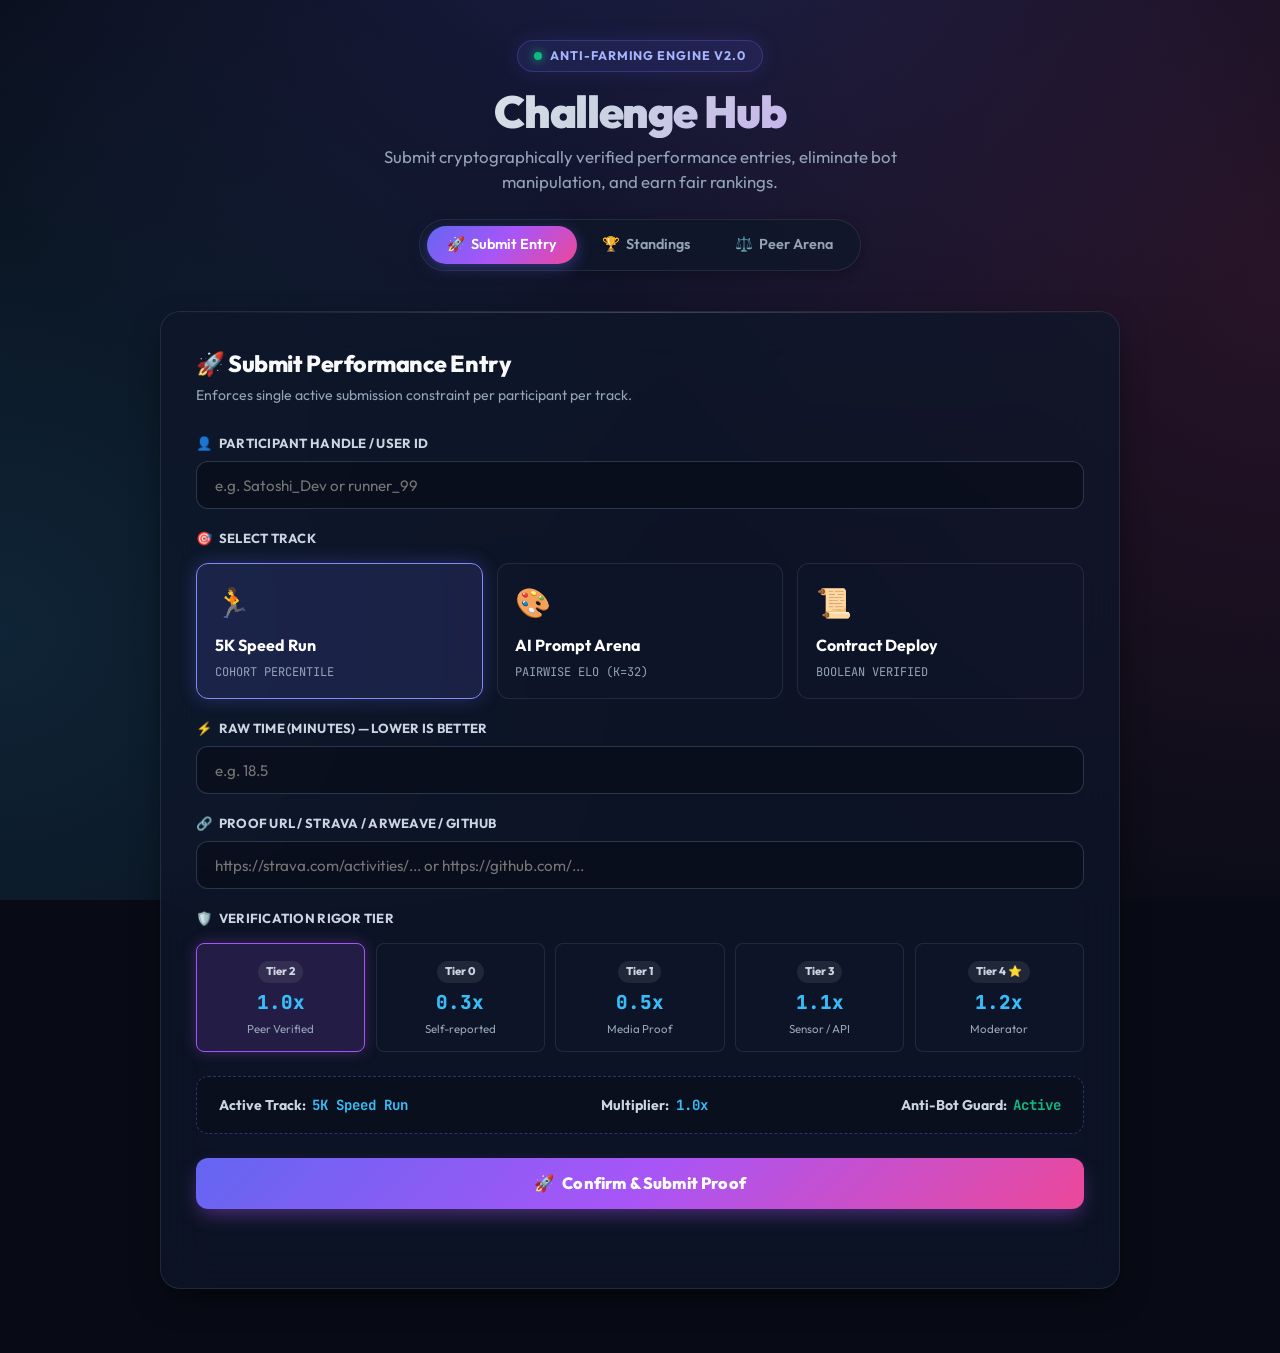
<file: frontend/index.html>
<!DOCTYPE html>
<html lang="en">
<head>
  <meta charset="UTF-8" />
  <meta name="viewport" content="width=device-width, initial-scale=1.0" />
  <title>Submit Entry - Community Challenge Hub</title>
  <link rel="stylesheet" href="style.css" />
  <style>
    .track-grid {
      display: grid;
      grid-template-columns: repeat(auto-fit, minmax(180px, 1fr));
      gap: 0.85rem;
      margin-top: 0.4rem;
    }

    .track-card {
      background: rgba(15, 23, 42, 0.6);
      border: 1.5px solid var(--surface-border);
      border-radius: var(--radius-md);
      padding: 1.1rem;
      cursor: pointer;
      transition: all 0.25s ease;
      display: flex;
      flex-direction: column;
      gap: 0.35rem;
      text-align: left;
    }

    .track-card:hover {
      border-color: rgba(99, 102, 241, 0.5);
      background: rgba(30, 41, 59, 0.7);
      transform: translateY(-2px);
    }

    .track-card.active {
      border-color: #818cf8;
      background: rgba(99, 102, 241, 0.15);
      box-shadow: 0 0 18px rgba(99, 102, 241, 0.3);
    }

    .track-icon {
      font-size: 1.8rem;
      margin-bottom: 0.2rem;
    }

    .track-name {
      font-weight: 700;
      font-size: 1rem;
      color: #fff;
    }

    .track-type {
      font-size: 0.75rem;
      color: var(--text-muted);
      font-family: var(--font-mono);
      text-transform: uppercase;
    }

    .tier-grid {
      display: grid;
      grid-template-columns: repeat(auto-fit, minmax(120px, 1fr));
      gap: 0.65rem;
      margin-top: 0.4rem;
    }

    .tier-card {
      background: rgba(15, 23, 42, 0.6);
      border: 1px solid var(--surface-border);
      border-radius: var(--radius-sm);
      padding: 0.85rem 0.5rem;
      cursor: pointer;
      text-align: center;
      transition: all 0.2s ease;
    }

    .tier-card:hover {
      border-color: rgba(255, 255, 255, 0.2);
      transform: translateY(-1px);
    }

    .tier-card.active {
      border-color: #a855f7;
      background: rgba(168, 85, 247, 0.15);
      box-shadow: 0 0 15px rgba(168, 85, 247, 0.3);
    }

    .tier-badge {
      font-size: 0.7rem;
      font-weight: 800;
      padding: 0.15rem 0.5rem;
      border-radius: 9999px;
      display: inline-block;
      margin-bottom: 0.35rem;
      background: rgba(255, 255, 255, 0.08);
      color: #cbd5e1;
    }

    .tier-mult {
      font-weight: 800;
      font-size: 1.2rem;
      color: #38bdf8;
      font-family: var(--font-mono);
    }

    .tier-desc {
      font-size: 0.72rem;
      color: var(--text-muted);
      margin-top: 0.2rem;
    }

    .preview-banner {
      margin-top: 1.5rem;
      padding: 1.1rem 1.35rem;
      background: rgba(10, 15, 29, 0.75);
      border: 1px dashed rgba(99, 102, 241, 0.4);
      border-radius: var(--radius-md);
      display: flex;
      justify-content: space-between;
      align-items: center;
      font-size: 0.88rem;
      flex-wrap: wrap;
      gap: 0.75rem;
    }

    .preview-pill {
      display: inline-flex;
      align-items: center;
      gap: 0.4rem;
      font-weight: 700;
      color: #cbd5e1;
    }

    .preview-pill span {
      color: #38bdf8;
      font-family: var(--font-mono);
    }

    #submissionStatus {
      margin-top: 1.25rem;
      font-size: 0.95rem;
      font-weight: 700;
      text-align: center;
      min-height: 1.5rem;
      transition: all 0.3s ease;
    }
  </style>
</head>
<body>
  <div class="container animate-fade">
    <header>
      <div class="brand-badge">
        <span class="pulse-dot"></span>
        <span>Anti-Farming Engine v2.0</span>
      </div>
      <h1>Challenge Hub</h1>
      <p>Submit cryptographically verified performance entries, eliminate bot manipulation, and earn fair rankings.</p>
      
      <nav class="nav-bar">
        <a href="index.html" class="nav-link active">
          <span>🚀</span> Submit Entry
        </a>
        <a href="leaderboard.html" class="nav-link">
          <span>🏆</span> Standings
        </a>
        <a href="arena.html" class="nav-link">
          <span>⚖️</span> Peer Arena
        </a>
      </nav>
    </header>

    <main>
      <section class="card">
        <div class="card-header">
          <div>
            <h2 class="card-title">🚀 Submit Performance Entry</h2>
            <p style="color: var(--text-muted); font-size: 0.88rem; margin-top: 0.2rem;">
              Enforces single active submission constraint per participant per track.
            </p>
          </div>
        </div>

        <form id="submission-form">
          <div class="form-group">
            <label for="userId">
              <span>👤</span> Participant Handle / User ID
            </label>
            <input type="text" id="userId" placeholder="e.g. Satoshi_Dev or runner_99" required />
          </div>

          <div class="form-group">
            <label><span>🎯</span> Select Track</label>
            <div class="track-grid">
              <div class="track-card active" data-value="5k-run" data-type="metric">
                <div class="track-icon">🏃</div>
                <div class="track-name">5K Speed Run</div>
                <div class="track-type">Cohort Percentile</div>
              </div>

              <div class="track-card" data-value="photo-contest" data-type="subjective">
                <div class="track-icon">🎨</div>
                <div class="track-name">AI Prompt Arena</div>
                <div class="track-type">Pairwise Elo (K=32)</div>
              </div>

              <div class="track-card" data-value="book-reading" data-type="boolean">
                <div class="track-icon">📜</div>
                <div class="track-name">Contract Deploy</div>
                <div class="track-type">Boolean Verified</div>
              </div>
            </div>
            <input type="hidden" id="challengeId" value="5k-run" />
          </div>

          <div id="dynamicMetricField" class="form-group">
            <label for="metricInput" id="metricLabel">
              <span>⚡</span> Raw Time (Minutes) — Lower is Better
            </label>
            <input type="number" id="metricInput" step="any" placeholder="e.g. 18.5" required />
          </div>

          <div class="form-group">
            <label for="evidenceUrl">
              <span>🔗</span> Proof URL / Strava / Arweave / GitHub
            </label>
            <input type="url" id="evidenceUrl" placeholder="https://strava.com/activities/... or https://github.com/..." required />
          </div>

          <div class="form-group">
            <label><span>🛡️</span> Verification Rigor Tier</label>
            <div class="tier-grid">
              <div class="tier-card active" data-tier="2">
                <div class="tier-badge">Tier 2</div>
                <div class="tier-mult">1.0x</div>
                <div class="tier-desc">Peer Verified</div>
              </div>
              <div class="tier-card" data-tier="0">
                <div class="tier-badge">Tier 0</div>
                <div class="tier-mult">0.3x</div>
                <div class="tier-desc">Self-reported</div>
              </div>
              <div class="tier-card" data-tier="1">
                <div class="tier-badge">Tier 1</div>
                <div class="tier-mult">0.5x</div>
                <div class="tier-desc">Media Proof</div>
              </div>
              <div class="tier-card" data-tier="3">
                <div class="tier-badge">Tier 3</div>
                <div class="tier-mult">1.1x</div>
                <div class="tier-desc">Sensor / API</div>
              </div>
              <div class="tier-card" data-tier="4">
                <div class="tier-badge">Tier 4 ⭐</div>
                <div class="tier-mult">1.2x</div>
                <div class="tier-desc">Moderator</div>
              </div>
            </div>
            <input type="hidden" id="verificationTier" value="2" />
          </div>

          <div class="preview-banner">
            <div class="preview-pill">Active Track: <span id="summaryTrack">5K Speed Run</span></div>
            <div class="preview-pill">Multiplier: <span id="summaryMult">1.0x</span></div>
            <div class="preview-pill">Anti-Bot Guard: <span style="color: #10b981;">Active</span></div>
          </div>

          <button type="submit" class="btn-primary" style="margin-top: 1.5rem;">
            <span>🚀</span> Confirm & Submit Proof
          </button>
        </form>

        <p id="submissionStatus"></p>
      </section>
    </main>
  </div>

  <script src="api.js"></script>
  <script>
    const challengeInput = document.getElementById("challengeId");
    const tierInput = document.getElementById("verificationTier");
    const metricField = document.getElementById("dynamicMetricField");
    const metricInput = document.getElementById("metricInput");
    const metricLabel = document.getElementById("metricLabel");
    const summaryTrack = document.getElementById("summaryTrack");
    const summaryMult = document.getElementById("summaryMult");

    document.querySelectorAll(".track-card").forEach(card => {
      card.addEventListener("click", () => {
        document.querySelectorAll(".track-card").forEach(c => c.classList.remove("active"));
        card.classList.add("active");

        const val = card.dataset.value;
        const type = card.dataset.type;
        challengeInput.value = val;
        summaryTrack.textContent = card.querySelector(".track-name").textContent;

        if (type === "metric") {
          metricField.style.display = "flex";
          metricInput.required = true;
          metricLabel.innerHTML = `<span>⚡</span> Raw Time (Minutes) — Lower is Better`;
        } else {
          metricField.style.display = "none";
          metricInput.required = false;
        }
      });
    });

    const multipliers = { "0": "0.3x", "1": "0.5x", "2": "1.0x", "3": "1.1x", "4": "1.2x" };
    document.querySelectorAll(".tier-card").forEach(card => {
      card.addEventListener("click", () => {
        document.querySelectorAll(".tier-card").forEach(c => c.classList.remove("active"));
        card.classList.add("active");

        const tier = card.dataset.tier;
        tierInput.value = tier;
        summaryMult.textContent = multipliers[tier] || "1.0x";
      });
    });

    document.getElementById("submission-form").addEventListener("submit", async (e) => {
      e.preventDefault();
      const statusEl = document.getElementById("submissionStatus");
      statusEl.style.color = "#a5b4fc";
      statusEl.innerHTML = "⏳ Computing cohort percentile & recording proof...";

      const payload = {
        userId: document.getElementById("userId").value.trim(),
        challengeId: challengeInput.value,
        rawMetric: metricField.style.display !== "none" && metricInput.value ? parseFloat(metricInput.value) : null,
        contentUrl: document.getElementById("evidenceUrl").value.trim(),
        verificationTier: parseInt(tierInput.value, 10)
      };

      try {
        await window.API.createSubmission(payload);
        statusEl.style.color = "#4ade80";
        statusEl.innerHTML = `✓ Entry for <strong>${payload.userId}</strong> recorded! <a href="leaderboard.html" style="color: #38bdf8; text-decoration: underline; margin-left: 0.5rem; font-weight: 700;">View in Standings →</a>`;
      } catch (err) {
        statusEl.style.color = "#f87171";
        statusEl.textContent = "Error saving entry: " + err.message;
      }
    });
  </script>
</body>
</html>
</file>
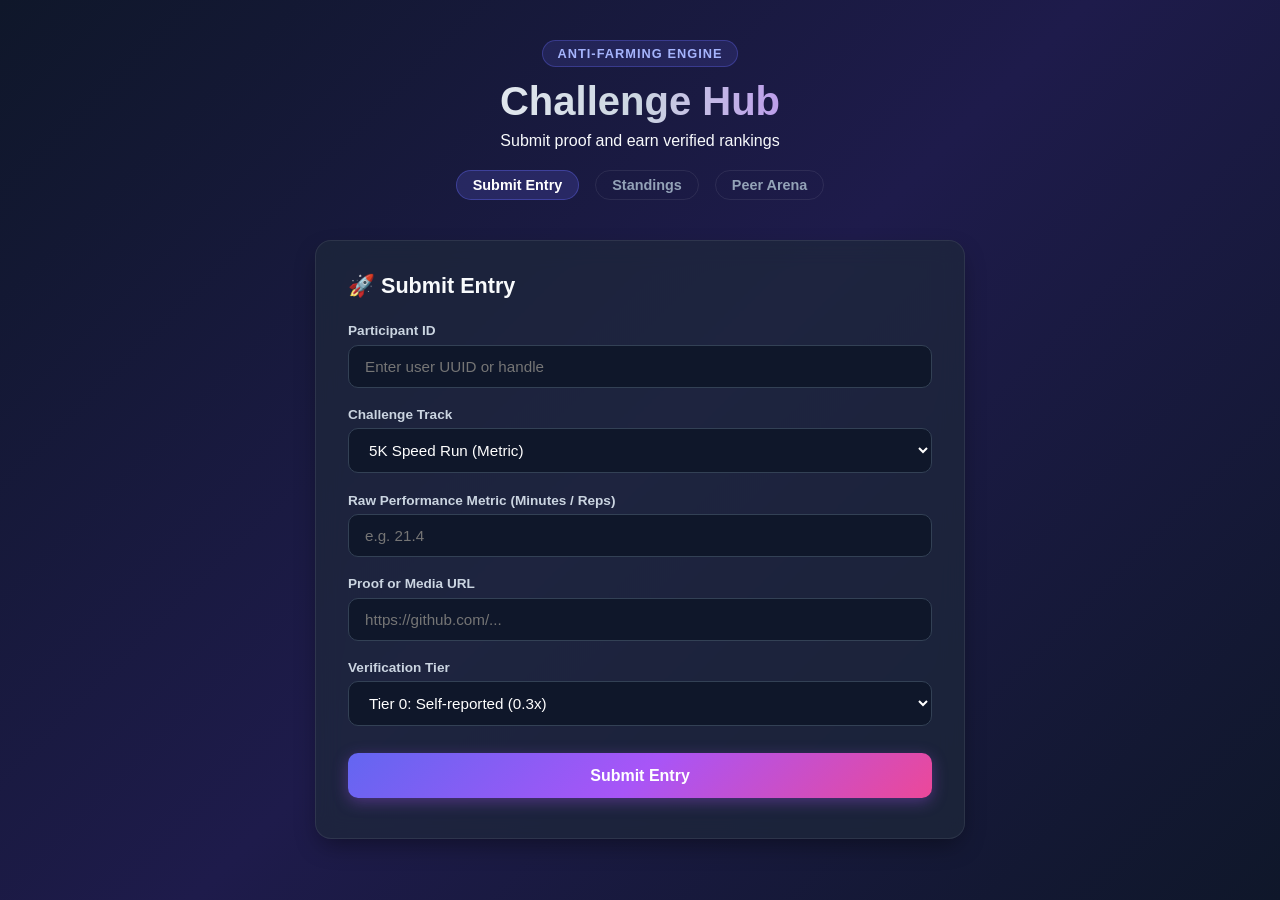
<file: C5/frontend/index.html>
<!DOCTYPE html>
<html lang="en">
<head>
  <meta charset="UTF-8" />
  <meta name="viewport" content="width=device-width, initial-scale=1.0" />
  <title>Submit Entry - Challenge Platform</title>
  <style>
    :root {
      --bg-gradient: linear-gradient(135deg, #0f172a 0%, #1e1b4b 50%, #0f172a 100%);
      --surface: rgba(30, 41, 59, 0.7);
      --surface-border: rgba(255, 255, 255, 0.08);
      --accent-gradient: linear-gradient(135deg, #6366f1 0%, #a855f7 50%, #ec4899 100%);
      --accent-hover: linear-gradient(135deg, #4f46e5 0%, #9333ea 50%, #db2777 100%);
      --text-main: #f8fafc;
      --text-muted: #94a3b8;
      --input-bg: #0f172a;
      --input-border: #334155;
      --radius: 16px;
    }

    *, *::before, *::after { box-sizing: border-box; margin: 0; padding: 0; }

    body {
      font-family: -apple-system, BlinkMacSystemFont, "Segoe UI", Roboto, sans-serif;
      background: var(--bg-gradient);
      min-height: 100vh;
      color: var(--text-main);
      padding: 2.5rem 1.5rem;
    }

    .container { max-width: 650px; margin: 0 auto; }

    header { text-align: center; margin-bottom: 2.5rem; }

    .hero-tag {
      display: inline-block;
      padding: 0.3rem 0.9rem;
      border-radius: 9999px;
      font-size: 0.8rem;
      font-weight: 700;
      letter-spacing: 0.08em;
      text-transform: uppercase;
      background: rgba(99, 102, 241, 0.15);
      border: 1px solid rgba(99, 102, 241, 0.35);
      color: #a5b4fc;
      margin-bottom: 0.75rem;
    }

    header h1 {
      font-size: 2.5rem;
      font-weight: 800;
      background: linear-gradient(to right, #ffffff, #cbd5e1, #a855f7);
      -webkit-background-clip: text;
      -webkit-text-fill-color: transparent;
      margin-bottom: 0.5rem;
    }

    /* Shared Navigation Bar */
    .nav-bar {
      display: flex;
      justify-content: center;
      gap: 1rem;
      margin-top: 1.25rem;
    }

    .nav-link {
      color: var(--text-muted);
      text-decoration: none;
      font-size: 0.9rem;
      font-weight: 600;
      padding: 0.4rem 1rem;
      border-radius: 9999px;
      border: 1px solid var(--surface-border);
      transition: all 0.2s ease;
    }

    .nav-link:hover, .nav-link.active {
      color: #fff;
      background: rgba(99, 102, 241, 0.2);
      border-color: rgba(99, 102, 241, 0.4);
    }

    .card {
      background: var(--surface);
      backdrop-filter: blur(12px);
      border: 1px solid var(--surface-border);
      border-radius: var(--radius);
      padding: 2rem;
      box-shadow: 0 10px 25px -5px rgba(0, 0, 0, 0.4);
    }

    .card h2 { font-size: 1.35rem; font-weight: 700; margin-bottom: 1.5rem; }

    form { display: flex; flex-direction: column; gap: 1.2rem; }
    .form-group { display: flex; flex-direction: column; gap: 0.4rem; }
    label { font-size: 0.85rem; font-weight: 600; color: #cbd5e1; }

    input, select {
      width: 100%;
      padding: 0.75rem 1rem;
      font-size: 0.95rem;
      color: #fff;
      background-color: var(--input-bg);
      border: 1px solid var(--input-border);
      border-radius: 10px;
      outline: none;
      transition: all 0.2s ease;
    }

    input:focus, select:focus {
      border-color: #818cf8;
      box-shadow: 0 0 0 3px rgba(129, 140, 248, 0.25);
    }

    button {
      width: 100%;
      padding: 0.85rem 1.5rem;
      font-size: 1rem;
      font-weight: 700;
      color: #ffffff;
      background: var(--accent-gradient);
      border: none;
      border-radius: 10px;
      cursor: pointer;
      margin-top: 0.5rem;
      box-shadow: 0 4px 15px rgba(168, 85, 247, 0.35);
      transition: all 0.2s ease;
    }

    button:hover {
      background: var(--accent-hover);
      transform: translateY(-1px);
    }

    #submissionStatus {
      font-size: 0.875rem;
      font-weight: 600;
      margin-top: 0.5rem;
      color: #4ade80;
    }
  </style>
</head>
<body>
  <div class="container">
    <header>
      <span class="hero-tag">Anti-Farming Engine</span>
      <h1>Challenge Hub</h1>
      <p>Submit proof and earn verified rankings</p>
      <nav class="nav-bar">
        <a href="index.html" class="nav-link active">Submit Entry</a>
        <a href="leaderboard.html" class="nav-link">Standings</a>
        <a href="arena.html" class="nav-link">Peer Arena</a>
      </nav>
    </header>

    <main>
      <section class="card">
        <h2>🚀 Submit Entry</h2>
        <form id="submission-form">
          <div class="form-group">
            <label for="userId">Participant ID</label>
            <input type="text" id="userId" placeholder="Enter user UUID or handle" required />
          </div>

          <div class="form-group">
            <label for="challengeSelect">Challenge Track</label>
            <select id="challengeSelect">
              <option value="5k-run" data-type="metric">5K Speed Run (Metric)</option>
              <option value="photo-contest" data-type="subjective">AI Prompt Arena (Pairwise Elo)</option>
              <option value="book-reading" data-type="boolean">Deploy Contract (Boolean Completion)</option>
            </select>
          </div>

          <div id="dynamicMetricField" class="form-group">
            <label for="metricInput">Raw Performance Metric (Minutes / Reps)</label>
            <input type="number" id="metricInput" step="any" placeholder="e.g. 21.4" />
          </div>

          <div class="form-group">
            <label for="evidenceUrl">Proof or Media URL</label>
            <input type="url" id="evidenceUrl" placeholder="https://github.com/..." required />
          </div>

          <div class="form-group">
            <label for="verificationTier">Verification Tier</label>
            <select id="verificationTier">
              <option value="0">Tier 0: Self-reported (0.3x)</option>
              <option value="1">Tier 1: Evidence Attached (0.5x)</option>
              <option value="2">Tier 2: Peer-verified (1.0x)</option>
              <option value="3">Tier 3: Sensor / API Verified (1.1x)</option>
              <option value="4">Tier 4: Moderator Verified (1.2x)</option>
            </select>
          </div>

          <button type="submit">Submit Entry</button>
        </form>
        <p id="submissionStatus"></p>
      </section>
    </main>
  </div>

  <script src="api.js"></script>
  <script>
    const challengeSelect = document.getElementById("challengeSelect");
    const dynamicMetricField = document.getElementById("dynamicMetricField");

    challengeSelect.addEventListener("change", (e) => {
      const selectedType = e.target.selectedOptions[0].dataset.type;
      dynamicMetricField.style.display = (selectedType === "metric") ? "flex" : "none";
    });

    document.getElementById("submission-form").addEventListener("submit", async (e) => {
      e.preventDefault();
      const statusEl = document.getElementById("submissionStatus");
      statusEl.style.color = "#a5b4fc";
      statusEl.textContent = "Processing entry...";

      const payload = {
        userId: document.getElementById("userId").value.trim(),
        challengeId: challengeSelect.value,
        rawMetric: document.getElementById("metricInput").value ? parseFloat(document.getElementById("metricInput").value) : null,
        contentUrl: document.getElementById("evidenceUrl").value.trim(),
        verificationTier: parseInt(document.getElementById("verificationTier").value, 10)
      };

      try {
        await window.API.createSubmission(payload);
        statusEl.style.color = "#4ade80";
        statusEl.textContent = "✓ Entry saved! Visit Standings to see your calibrated percentile ranking.";
      } catch (err) {
        statusEl.style.color = "#f87171";
        statusEl.textContent = "Error saving entry: " + err.message;
      }
    });
  </script>
</body>
</html>
</file>
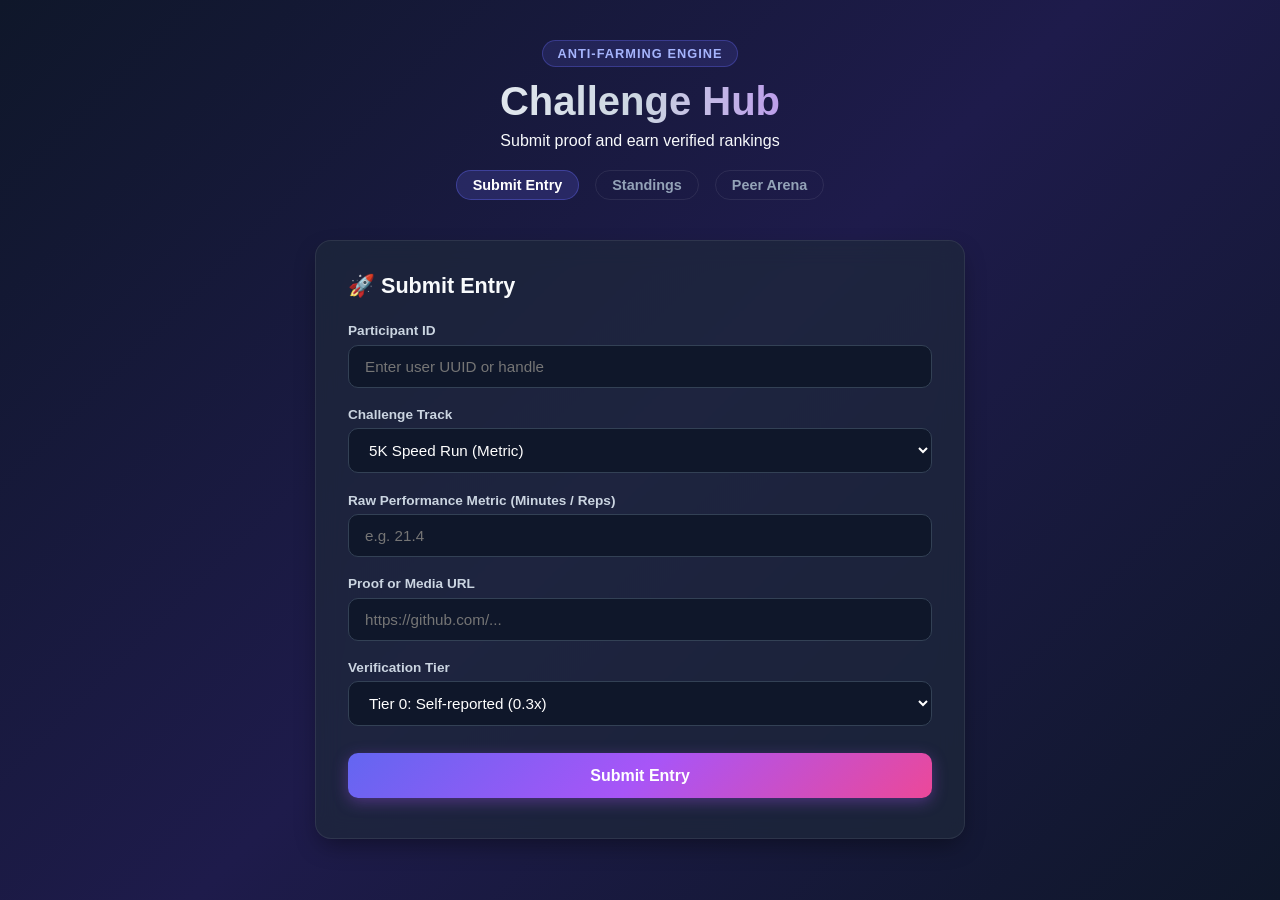
<file: C5/backend/target/classes/static/index.html>
<!DOCTYPE html>
<html lang="en">
<head>
  <meta charset="UTF-8" />
  <meta name="viewport" content="width=device-width, initial-scale=1.0" />
  <title>Submit Entry - Challenge Platform</title>
  <style>
    :root {
      --bg-gradient: linear-gradient(135deg, #0f172a 0%, #1e1b4b 50%, #0f172a 100%);
      --surface: rgba(30, 41, 59, 0.7);
      --surface-border: rgba(255, 255, 255, 0.08);
      --accent-gradient: linear-gradient(135deg, #6366f1 0%, #a855f7 50%, #ec4899 100%);
      --accent-hover: linear-gradient(135deg, #4f46e5 0%, #9333ea 50%, #db2777 100%);
      --text-main: #f8fafc;
      --text-muted: #94a3b8;
      --input-bg: #0f172a;
      --input-border: #334155;
      --radius: 16px;
    }

    *, *::before, *::after { box-sizing: border-box; margin: 0; padding: 0; }

    body {
      font-family: -apple-system, BlinkMacSystemFont, "Segoe UI", Roboto, sans-serif;
      background: var(--bg-gradient);
      min-height: 100vh;
      color: var(--text-main);
      padding: 2.5rem 1.5rem;
    }

    .container { max-width: 650px; margin: 0 auto; }

    header { text-align: center; margin-bottom: 2.5rem; }

    .hero-tag {
      display: inline-block;
      padding: 0.3rem 0.9rem;
      border-radius: 9999px;
      font-size: 0.8rem;
      font-weight: 700;
      letter-spacing: 0.08em;
      text-transform: uppercase;
      background: rgba(99, 102, 241, 0.15);
      border: 1px solid rgba(99, 102, 241, 0.35);
      color: #a5b4fc;
      margin-bottom: 0.75rem;
    }

    header h1 {
      font-size: 2.5rem;
      font-weight: 800;
      background: linear-gradient(to right, #ffffff, #cbd5e1, #a855f7);
      -webkit-background-clip: text;
      -webkit-text-fill-color: transparent;
      margin-bottom: 0.5rem;
    }

    /* Shared Navigation Bar */
    .nav-bar {
      display: flex;
      justify-content: center;
      gap: 1rem;
      margin-top: 1.25rem;
    }

    .nav-link {
      color: var(--text-muted);
      text-decoration: none;
      font-size: 0.9rem;
      font-weight: 600;
      padding: 0.4rem 1rem;
      border-radius: 9999px;
      border: 1px solid var(--surface-border);
      transition: all 0.2s ease;
    }

    .nav-link:hover, .nav-link.active {
      color: #fff;
      background: rgba(99, 102, 241, 0.2);
      border-color: rgba(99, 102, 241, 0.4);
    }

    .card {
      background: var(--surface);
      backdrop-filter: blur(12px);
      border: 1px solid var(--surface-border);
      border-radius: var(--radius);
      padding: 2rem;
      box-shadow: 0 10px 25px -5px rgba(0, 0, 0, 0.4);
    }

    .card h2 { font-size: 1.35rem; font-weight: 700; margin-bottom: 1.5rem; }

    form { display: flex; flex-direction: column; gap: 1.2rem; }
    .form-group { display: flex; flex-direction: column; gap: 0.4rem; }
    label { font-size: 0.85rem; font-weight: 600; color: #cbd5e1; }

    input, select {
      width: 100%;
      padding: 0.75rem 1rem;
      font-size: 0.95rem;
      color: #fff;
      background-color: var(--input-bg);
      border: 1px solid var(--input-border);
      border-radius: 10px;
      outline: none;
      transition: all 0.2s ease;
    }

    input:focus, select:focus {
      border-color: #818cf8;
      box-shadow: 0 0 0 3px rgba(129, 140, 248, 0.25);
    }

    button {
      width: 100%;
      padding: 0.85rem 1.5rem;
      font-size: 1rem;
      font-weight: 700;
      color: #ffffff;
      background: var(--accent-gradient);
      border: none;
      border-radius: 10px;
      cursor: pointer;
      margin-top: 0.5rem;
      box-shadow: 0 4px 15px rgba(168, 85, 247, 0.35);
      transition: all 0.2s ease;
    }

    button:hover {
      background: var(--accent-hover);
      transform: translateY(-1px);
    }

    #submissionStatus {
      font-size: 0.875rem;
      font-weight: 600;
      margin-top: 0.5rem;
      color: #4ade80;
    }
  </style>
</head>
<body>
  <div class="container">
    <header>
      <span class="hero-tag">Anti-Farming Engine</span>
      <h1>Challenge Hub</h1>
      <p>Submit proof and earn verified rankings</p>
      <nav class="nav-bar">
        <a href="index.html" class="nav-link active">Submit Entry</a>
        <a href="leaderboard.html" class="nav-link">Standings</a>
        <a href="arena.html" class="nav-link">Peer Arena</a>
      </nav>
    </header>

    <main>
      <section class="card">
        <h2>🚀 Submit Entry</h2>
        <form id="submission-form">
          <div class="form-group">
            <label for="userId">Participant ID</label>
            <input type="text" id="userId" placeholder="Enter user UUID or handle" required />
          </div>

          <div class="form-group">
            <label for="challengeSelect">Challenge Track</label>
            <select id="challengeSelect">
              <option value="5k-run" data-type="metric">5K Speed Run (Metric)</option>
              <option value="photo-contest" data-type="subjective">AI Prompt Arena (Pairwise Elo)</option>
              <option value="book-reading" data-type="boolean">Deploy Contract (Boolean Completion)</option>
            </select>
          </div>

          <div id="dynamicMetricField" class="form-group">
            <label for="metricInput">Raw Performance Metric (Minutes / Reps)</label>
            <input type="number" id="metricInput" step="any" placeholder="e.g. 21.4" />
          </div>

          <div class="form-group">
            <label for="evidenceUrl">Proof or Media URL</label>
            <input type="url" id="evidenceUrl" placeholder="https://github.com/..." required />
          </div>

          <div class="form-group">
            <label for="verificationTier">Verification Tier</label>
            <select id="verificationTier">
              <option value="0">Tier 0: Self-reported (0.3x)</option>
              <option value="1">Tier 1: Evidence Attached (0.5x)</option>
              <option value="2">Tier 2: Peer-verified (1.0x)</option>
              <option value="3">Tier 3: Sensor / API Verified (1.1x)</option>
              <option value="4">Tier 4: Moderator Verified (1.2x)</option>
            </select>
          </div>

          <button type="submit">Submit Entry</button>
        </form>
        <p id="submissionStatus"></p>
      </section>
    </main>
  </div>

  <script>
    const API_BASE = "http://localhost:8080/api";

    const challengeSelect = document.getElementById("challengeSelect");
    const dynamicMetricField = document.getElementById("dynamicMetricField");

    challengeSelect.addEventListener("change", (e) => {
      const selectedType = e.target.selectedOptions[0].dataset.type;
      dynamicMetricField.style.display = (selectedType === "metric") ? "flex" : "none";
    });

    document.getElementById("submission-form").addEventListener("submit", async (e) => {
      e.preventDefault();
      const payload = {
        userId: document.getElementById("userId").value,
        challengeId: challengeSelect.value,
        rawMetric: parseFloat(document.getElementById("metricInput").value) || null,
        contentUrl: document.getElementById("evidenceUrl").value,
        verificationTier: parseInt(document.getElementById("verificationTier").value, 10)
      };

      try {
        const res = await fetch(`${API_BASE}/submissions`, {
          method: "POST",
          headers: { "Content-Type": "application/json" },
          body: JSON.stringify(payload)
        });
        if (res.ok) {
          document.getElementById("submissionStatus").textContent = "Entry saved! Go to Standings to see your rank.";
        }
      } catch (err) {
        document.getElementById("submissionStatus").textContent = "Mock submit successful (Offline Demo Mode)";
      }
    });
  </script>
</body>
</html>
</file>
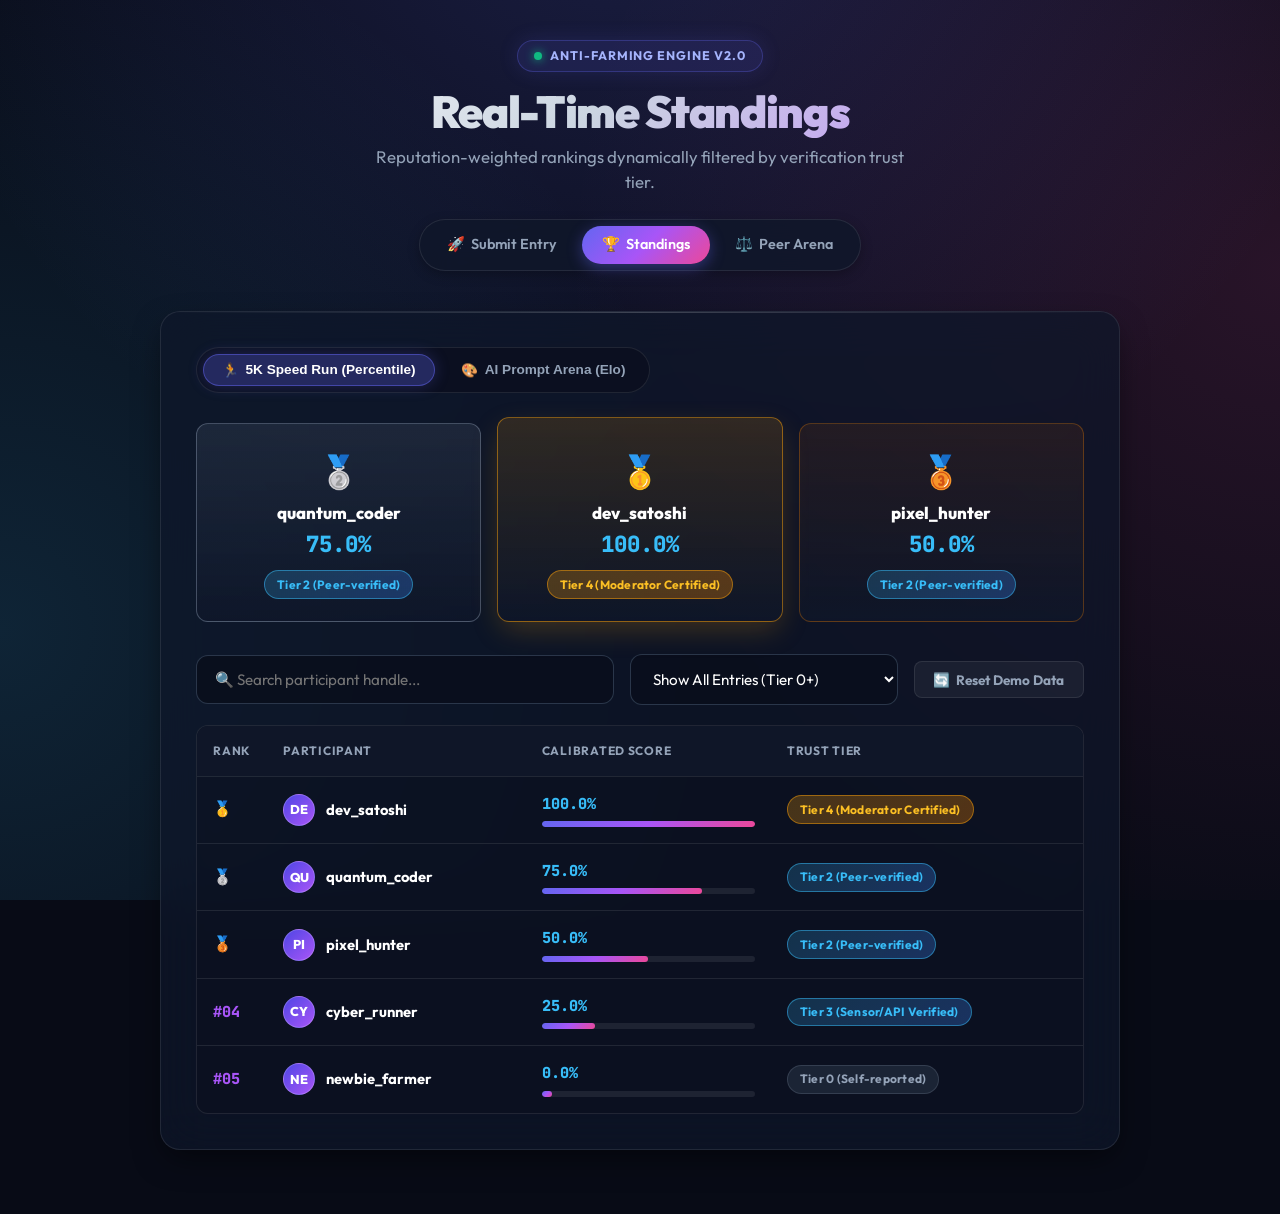
<file: frontend/leaderboard.html>
<!DOCTYPE html>
<html lang="en">
<head>
  <meta charset="UTF-8" />
  <meta name="viewport" content="width=device-width, initial-scale=1.0" />
  <title>Real-Time Standings - Challenge Hub</title>
  <link rel="stylesheet" href="style.css" />
  <style>
    /* Track Switcher Tabs */
    .track-tabs {
      display: flex;
      gap: 0.5rem;
      background: rgba(10, 15, 29, 0.7);
      padding: 0.35rem;
      border-radius: var(--radius-pill);
      border: 1px solid var(--surface-border);
      width: fit-content;
      margin-bottom: 1.5rem;
    }

    .track-tab {
      padding: 0.45rem 1.15rem;
      font-size: 0.85rem;
      font-weight: 700;
      border-radius: var(--radius-pill);
      cursor: pointer;
      color: var(--text-muted);
      border: none;
      background: transparent;
      transition: all 0.2s ease;
      display: inline-flex;
      align-items: center;
      gap: 0.4rem;
    }

    .track-tab:hover {
      color: #fff;
    }

    .track-tab.active {
      color: #fff;
      background: rgba(99, 102, 241, 0.3);
      box-shadow: 0 0 15px rgba(99, 102, 241, 0.25);
      border: 1px solid rgba(99, 102, 241, 0.5);
    }

    /* Podium Cards for Top 3 */
    .podium-grid {
      display: grid;
      grid-template-columns: repeat(3, 1fr);
      gap: 1rem;
      margin-bottom: 2rem;
      align-items: end;
    }

    @media (max-width: 640px) {
      .podium-grid {
        grid-template-columns: 1fr;
      }
    }

    .podium-card {
      background: var(--surface-2);
      border-radius: var(--radius-md);
      padding: 1.4rem 1rem;
      text-align: center;
      border: 1px solid var(--surface-border);
      position: relative;
      transition: transform 0.25s ease;
    }

    .podium-card:hover {
      transform: translateY(-4px);
    }

    .podium-1st {
      border-color: rgba(245, 158, 11, 0.5);
      background: linear-gradient(180deg, rgba(245, 158, 11, 0.15) 0%, rgba(15, 23, 42, 0.7) 100%);
      box-shadow: 0 10px 30px -5px rgba(245, 158, 11, 0.25);
      order: 2;
      padding-top: 1.8rem;
    }

    .podium-2nd {
      border-color: rgba(148, 163, 184, 0.4);
      background: linear-gradient(180deg, rgba(148, 163, 184, 0.12) 0%, rgba(15, 23, 42, 0.7) 100%);
      order: 1;
    }

    .podium-3rd {
      border-color: rgba(217, 119, 6, 0.35);
      background: linear-gradient(180deg, rgba(180, 83, 9, 0.12) 0%, rgba(15, 23, 42, 0.7) 100%);
      order: 3;
    }

    .podium-crown {
      font-size: 2rem;
      margin-bottom: 0.35rem;
    }

    .podium-user {
      font-weight: 800;
      font-size: 1.05rem;
      color: #fff;
      margin-bottom: 0.2rem;
      white-space: nowrap;
      overflow: hidden;
      text-overflow: ellipsis;
    }

    .podium-score {
      font-size: 1.4rem;
      font-weight: 900;
      font-family: var(--font-mono);
      color: #38bdf8;
      margin-bottom: 0.5rem;
    }

    /* Controls Bar */
    .controls-bar {
      display: flex;
      justify-content: space-between;
      align-items: center;
      gap: 1rem;
      margin-bottom: 1.25rem;
      flex-wrap: wrap;
    }

    .search-box {
      flex: 1;
      min-width: 220px;
    }

    .filter-box {
      min-width: 200px;
    }

    /* Table Styling */
    .table-wrapper {
      width: 100%;
      overflow-x: auto;
      border-radius: var(--radius-md);
      border: 1px solid var(--surface-border);
      background: rgba(10, 15, 29, 0.4);
    }

    table {
      width: 100%;
      border-collapse: collapse;
      text-align: left;
      font-size: 0.92rem;
    }

    th {
      background: rgba(15, 23, 42, 0.95);
      color: #94a3b8;
      font-weight: 700;
      text-transform: uppercase;
      font-size: 0.75rem;
      letter-spacing: 0.06em;
      padding: 1rem;
      border-bottom: 1px solid var(--surface-border);
    }

    td {
      padding: 1rem;
      border-bottom: 1px solid var(--surface-border);
      color: #e2e8f0;
      vertical-align: middle;
    }

    tr:last-child td { border-bottom: none; }
    tr:hover td { background: rgba(255, 255, 255, 0.025); }

    .rank-num {
      font-weight: 800;
      font-family: var(--font-mono);
      font-size: 0.95rem;
      color: #a855f7;
    }

    .participant-cell {
      display: flex;
      align-items: center;
      gap: 0.65rem;
      font-weight: 700;
      color: #fff;
    }

    .user-avatar {
      width: 32px;
      height: 32px;
      border-radius: 50%;
      background: linear-gradient(135deg, #4f46e5, #a855f7);
      display: flex;
      align-items: center;
      justify-content: center;
      font-size: 0.8rem;
      font-weight: 800;
      color: #fff;
      border: 1px solid rgba(255, 255, 255, 0.2);
    }

    /* Score Progress Bar */
    .score-cell {
      display: flex;
      flex-direction: column;
      gap: 0.35rem;
      min-width: 140px;
    }

    .score-val {
      font-weight: 800;
      font-family: var(--font-mono);
      color: #38bdf8;
      font-size: 0.95rem;
    }

    .progress-track {
      width: 100%;
      height: 6px;
      background: rgba(255, 255, 255, 0.08);
      border-radius: var(--radius-pill);
      overflow: hidden;
    }

    .progress-fill {
      height: 100%;
      background: var(--grad-primary);
      border-radius: var(--radius-pill);
      transition: width 0.4s ease;
    }
  </style>
</head>
<body>
  <div class="container animate-fade">
    <header>
      <div class="brand-badge">
        <span class="pulse-dot"></span>
        <span>Anti-Farming Engine v2.0</span>
      </div>
      <h1>Real-Time Standings</h1>
      <p>Reputation-weighted rankings dynamically filtered by verification trust tier.</p>
      
      <nav class="nav-bar">
        <a href="index.html" class="nav-link">
          <span>🚀</span> Submit Entry
        </a>
        <a href="leaderboard.html" class="nav-link active">
          <span>🏆</span> Standings
        </a>
        <a href="arena.html" class="nav-link">
          <span>⚖️</span> Peer Arena
        </a>
      </nav>
    </header>

    <main>
      <section class="card">
        <!-- Challenge Track Tabs -->
        <div class="track-tabs">
          <button class="track-tab active" data-track="5k-run">
            <span>🏃</span> 5K Speed Run (Percentile)
          </button>
          <button class="track-tab" data-track="photo-contest">
            <span>🎨</span> AI Prompt Arena (Elo)
          </button>
        </div>

        <!-- Top 3 Podium -->
        <div class="podium-grid" id="podiumContainer">
          <!-- Dynamically populated -->
        </div>

        <!-- Search & Filter Controls -->
        <div class="controls-bar">
          <div class="search-box">
            <input type="text" id="searchInput" placeholder="🔍 Search participant handle..." oninput="filterTable()" />
          </div>
          <div class="filter-box">
            <select id="filterTier" onchange="loadStandings()">
              <option value="0">Show All Entries (Tier 0+)</option>
              <option value="2">Peer Verified & Up (Tier 2+)</option>
              <option value="4">Moderator Certified (Tier 4 ⭐)</option>
            </select>
          </div>
          <button class="btn-secondary" onclick="resetDefaults()">
            <span>🔄</span> Reset Demo Data
          </button>
        </div>

        <!-- Standings Table -->
        <div class="table-wrapper">
          <table>
            <thead>
              <tr>
                <th style="width: 70px;">Rank</th>
                <th>Participant</th>
                <th>Calibrated Score</th>
                <th>Trust Tier</th>
              </tr>
            </thead>
            <tbody id="leaderboardBody"></tbody>
          </table>
        </div>
      </section>
    </main>
  </div>

  <script src="api.js"></script>
  <script>
    let currentTrack = "5k-run";
    let allRows = [];

    document.querySelectorAll(".track-tab").forEach(tab => {
      tab.addEventListener("click", () => {
        document.querySelectorAll(".track-tab").forEach(t => t.classList.remove("active"));
        tab.classList.add("active");
        currentTrack = tab.dataset.track;
        loadStandings();
      });
    });

    async function loadStandings() {
      const minTier = parseInt(document.getElementById("filterTier").value, 10);
      const tbody = document.getElementById("leaderboardBody");
      tbody.innerHTML = "<tr><td colspan='4' style='text-align:center; padding: 2rem;'>Loading calibrated standings...</td></tr>";

      try {
        allRows = await window.API.getLeaderboard(currentTrack, minTier);
        renderPodium(allRows);
        renderTable(allRows);
      } catch (err) {
        tbody.innerHTML = `<tr><td colspan='4' style='text-align:center; color:#f87171; padding: 2rem;'>Error loading standings: ${err.message}</td></tr>`;
      }
    }

    function renderPodium(rows) {
      const container = document.getElementById("podiumContainer");
      if (!rows || rows.length < 3) {
        container.style.display = "none";
        return;
      }
      container.style.display = "grid";

      const first = rows[0];
      const second = rows[1];
      const third = rows[2];

      container.innerHTML = `
        <!-- 2nd Place -->
        <div class="podium-card podium-2nd">
          <div class="podium-crown">🥈</div>
          <div class="podium-user">${second.user}</div>
          <div class="podium-score">${second.score}</div>
          <span class="badge ${second.badgeClass}">${second.label}</span>
        </div>

        <!-- 1st Place -->
        <div class="podium-card podium-1st">
          <div class="podium-crown">🥇</div>
          <div class="podium-user">${first.user}</div>
          <div class="podium-score">${first.score}</div>
          <span class="badge ${first.badgeClass}">${first.label}</span>
        </div>

        <!-- 3rd Place -->
        <div class="podium-card podium-3rd">
          <div class="podium-crown">🥉</div>
          <div class="podium-user">${third.user}</div>
          <div class="podium-score">${third.score}</div>
          <span class="badge ${third.badgeClass}">${third.label}</span>
        </div>
      `;
    }

    function renderTable(rows) {
      const tbody = document.getElementById("leaderboardBody");
      if (!rows || rows.length === 0) {
        tbody.innerHTML = "<tr><td colspan='4' style='text-align:center; color:#94a3b8; padding: 2rem;'>No entries found matching this filter.</td></tr>";
        return;
      }

      tbody.innerHTML = rows.map((r, i) => {
        const medal = i === 0 ? "🥇" : (i === 1 ? "🥈" : (i === 2 ? "🥉" : `#${(i + 1).toString().padStart(2, '0')}`));
        const numScore = parseFloat(r.score) || 0;
        const widthPercent = currentTrack === "5k-run" ? Math.min(100, Math.max(5, numScore)) : Math.min(100, Math.max(10, ((numScore - 800) / 600) * 100));
        const initials = r.user.substring(0, 2).toUpperCase();

        return `
          <tr>
            <td><span class="rank-num">${medal}</span></td>
            <td>
              <div class="participant-cell">
                <div class="user-avatar">${initials}</div>
                <span>${r.user}</span>
              </div>
            </td>
            <td>
              <div class="score-cell">
                <span class="score-val">${r.score}</span>
                <div class="progress-track">
                  <div class="progress-fill" style="width: ${widthPercent}%;"></div>
                </div>
              </div>
            </td>
            <td><span class="badge ${r.badgeClass}">${r.label}</span></td>
          </tr>
        `;
      }).join('');
    }

    function filterTable() {
      const query = document.getElementById("searchInput").value.toLowerCase();
      const filtered = allRows.filter(r => r.user.toLowerCase().includes(query));
      renderTable(filtered);
    }

    function resetDefaults() {
      if (confirm("Reset leaderboard entries to default verified sample state?")) {
        window.API.reset();
        loadStandings();
      }
    }

    loadStandings();
  </script>
</body>
</html>
</file>
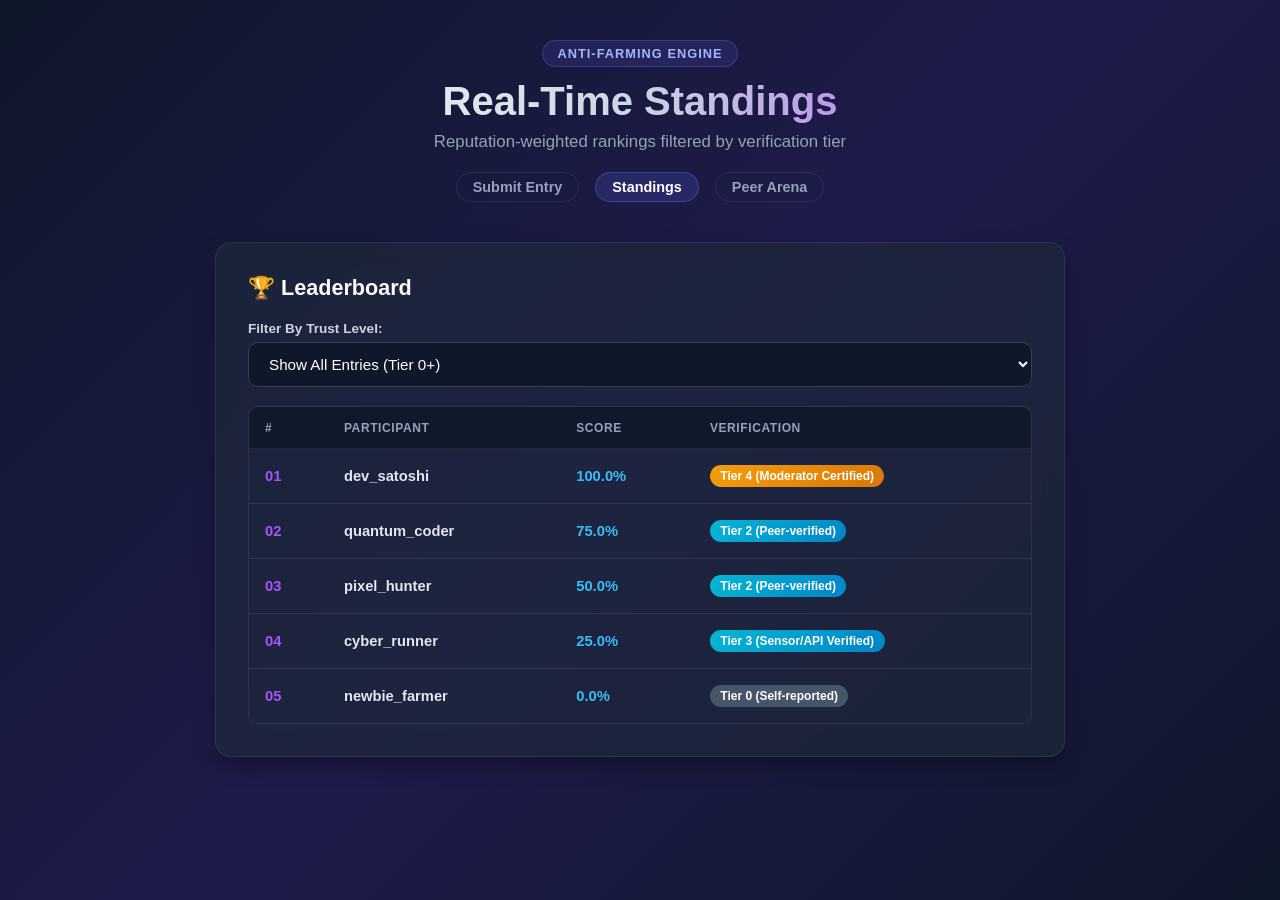
<file: C5/frontend/leaderboard.html>
<!DOCTYPE html>
<html lang="en">
<head>
  <meta charset="UTF-8" />
  <meta name="viewport" content="width=device-width, initial-scale=1.0" />
  <title>Standings - Challenge Platform</title>
  <style>
    :root {
      --bg-gradient: linear-gradient(135deg, #0f172a 0%, #1e1b4b 50%, #0f172a 100%);
      --surface: rgba(30, 41, 59, 0.7);
      --surface-border: rgba(255, 255, 255, 0.08);
      --accent-gradient: linear-gradient(135deg, #6366f1 0%, #a855f7 50%, #ec4899 100%);
      --text-main: #f8fafc;
      --text-muted: #94a3b8;
      --input-bg: #0f172a;
      --input-border: #334155;
      --tier-gold: linear-gradient(135deg, #f59e0b, #d97706);
      --tier-blue: linear-gradient(135deg, #06b6d4, #0284c7);
      --radius: 16px;
    }

    *, *::before, *::after { box-sizing: border-box; margin: 0; padding: 0; }

    body {
      font-family: -apple-system, BlinkMacSystemFont, "Segoe UI", Roboto, sans-serif;
      background: var(--bg-gradient);
      min-height: 100vh;
      color: var(--text-main);
      padding: 2.5rem 1.5rem;
    }

    .container { max-width: 850px; margin: 0 auto; }

    header { text-align: center; margin-bottom: 2.5rem; }

    .hero-tag {
      display: inline-block;
      padding: 0.3rem 0.9rem;
      border-radius: 9999px;
      font-size: 0.8rem;
      font-weight: 700;
      letter-spacing: 0.08em;
      text-transform: uppercase;
      background: rgba(99, 102, 241, 0.15);
      border: 1px solid rgba(99, 102, 241, 0.35);
      color: #a5b4fc;
      margin-bottom: 0.75rem;
    }

    header h1 {
      font-size: 2.5rem;
      font-weight: 800;
      background: linear-gradient(to right, #ffffff, #cbd5e1, #a855f7);
      -webkit-background-clip: text;
      -webkit-text-fill-color: transparent;
      margin-bottom: 0.5rem;
    }

    header p { color: var(--text-muted); font-size: 1.05rem; }

    .nav-bar {
      display: flex;
      justify-content: center;
      gap: 1rem;
      margin-top: 1.25rem;
    }

    .nav-link {
      color: var(--text-muted);
      text-decoration: none;
      font-size: 0.9rem;
      font-weight: 600;
      padding: 0.4rem 1rem;
      border-radius: 9999px;
      border: 1px solid var(--surface-border);
      transition: all 0.2s ease;
    }

    .nav-link:hover, .nav-link.active {
      color: #fff;
      background: rgba(99, 102, 241, 0.2);
      border-color: rgba(99, 102, 241, 0.4);
    }

    .card {
      background: var(--surface);
      backdrop-filter: blur(12px);
      border: 1px solid var(--surface-border);
      border-radius: var(--radius);
      padding: 2rem;
      box-shadow: 0 10px 25px -5px rgba(0, 0, 0, 0.4);
    }

    .card h2 { font-size: 1.35rem; font-weight: 700; margin-bottom: 1.2rem; }

    .form-group { display: flex; flex-direction: column; gap: 0.4rem; margin-bottom: 1.2rem; }
    label { font-size: 0.85rem; font-weight: 600; color: #cbd5e1; }

    select {
      width: 100%;
      padding: 0.75rem 1rem;
      font-size: 0.95rem;
      color: #fff;
      background-color: var(--input-bg);
      border: 1px solid var(--input-border);
      border-radius: 10px;
      outline: none;
      transition: all 0.2s ease;
    }

    select:focus {
      border-color: #818cf8;
      box-shadow: 0 0 0 3px rgba(129, 140, 248, 0.25);
    }

    select option { background: #0f172a; color: #fff; }

    .table-wrapper {
      width: 100%;
      overflow-x: auto;
      border-radius: 10px;
      border: 1px solid var(--surface-border);
    }

    table {
      width: 100%;
      border-collapse: collapse;
      text-align: left;
      font-size: 0.92rem;
    }

    th {
      background: rgba(15, 23, 42, 0.85);
      color: #94a3b8;
      font-weight: 700;
      text-transform: uppercase;
      font-size: 0.75rem;
      letter-spacing: 0.05em;
      padding: 0.85rem 1rem;
      border-bottom: 1px solid var(--surface-border);
    }

    td {
      padding: 1rem;
      border-bottom: 1px solid var(--surface-border);
      color: #e2e8f0;
    }

    tr:last-child td { border-bottom: none; }
    tr:hover td { background: rgba(255, 255, 255, 0.03); }

    .rank-cell { font-weight: 800; color: #a855f7; }

    .badge {
      display: inline-block;
      padding: 0.25rem 0.65rem;
      border-radius: 9999px;
      font-size: 0.75rem;
      font-weight: 700;
      color: #fff;
    }

    .badge-moderator { background: var(--tier-gold); }
    .badge-peer { background: var(--tier-blue); }
    .badge-self { background: #475569; }
  </style>
</head>
<body>
  <div class="container">
    <header>
      <span class="hero-tag">Anti-Farming Engine</span>
      <h1>Real-Time Standings</h1>
      <p>Reputation-weighted rankings filtered by verification tier</p>
      <nav class="nav-bar">
        <a href="index.html" class="nav-link">Submit Entry</a>
        <a href="leaderboard.html" class="nav-link active">Standings</a>
        <a href="arena.html" class="nav-link">Peer Arena</a>
      </nav>
    </header>

    <main>
      <section class="card">
        <h2>🏆 Leaderboard</h2>
        <div class="form-group">
          <label for="filterTier">Filter By Trust Level:</label>
          <select id="filterTier" onchange="loadLeaderboard()">
            <option value="0">Show All Entries (Tier 0+)</option>
            <option value="2">Peer Verified & Up (Tier 2+)</option>
            <option value="4">Moderator Certified (Tier 4)</option>
          </select>
        </div>

        <div class="table-wrapper">
          <table>
            <thead>
              <tr>
                <th>#</th>
                <th>Participant</th>
                <th>Score</th>
                <th>Verification</th>
              </tr>
            </thead>
            <tbody id="leaderboardBody"></tbody>
          </table>
        </div>
      </section>
    </main>
  </div>

  <script src="api.js"></script>
  <script>
    async function loadLeaderboard() {
      const minTier = parseInt(document.getElementById("filterTier").value, 10);
      const tbody = document.getElementById("leaderboardBody");
      tbody.innerHTML = "<tr><td colspan='4' style='text-align:center;'>Loading scores...</td></tr>";

      try {
        const data = await window.API.getLeaderboard("5k-run", minTier);
        renderTable(data);
      } catch (err) {
        tbody.innerHTML = `<tr><td colspan='4' style='text-align:center; color:#f87171;'>Error loading standings: ${err.message}</td></tr>`;
      }
    }

    function renderTable(rows) {
      const tbody = document.getElementById("leaderboardBody");
      if (!rows || rows.length === 0) {
        tbody.innerHTML = "<tr><td colspan='4' style='text-align:center; color:#94a3b8;'>No entries found matching this trust level.</td></tr>";
        return;
      }
      tbody.innerHTML = rows.map((r, i) => {
        const badgeClass = r.badgeClass || (r.tier >= 4 ? "badge-moderator" : (r.tier >= 2 ? "badge-peer" : "badge-self"));
        const rankStr = (i + 1) < 10 ? `0${i + 1}` : `${i + 1}`;

        return `
          <tr>
            <td class="rank-cell">${rankStr}</td>
            <td style="font-weight:600;">${r.user}</td>
            <td><strong style="color:#38bdf8;">${r.score}</strong></td>
            <td><span class="badge ${badgeClass}">${r.label}</span></td>
          </tr>
        `;
      }).join('');
    }

    loadLeaderboard();
  </script>
</body>
</html>
</file>
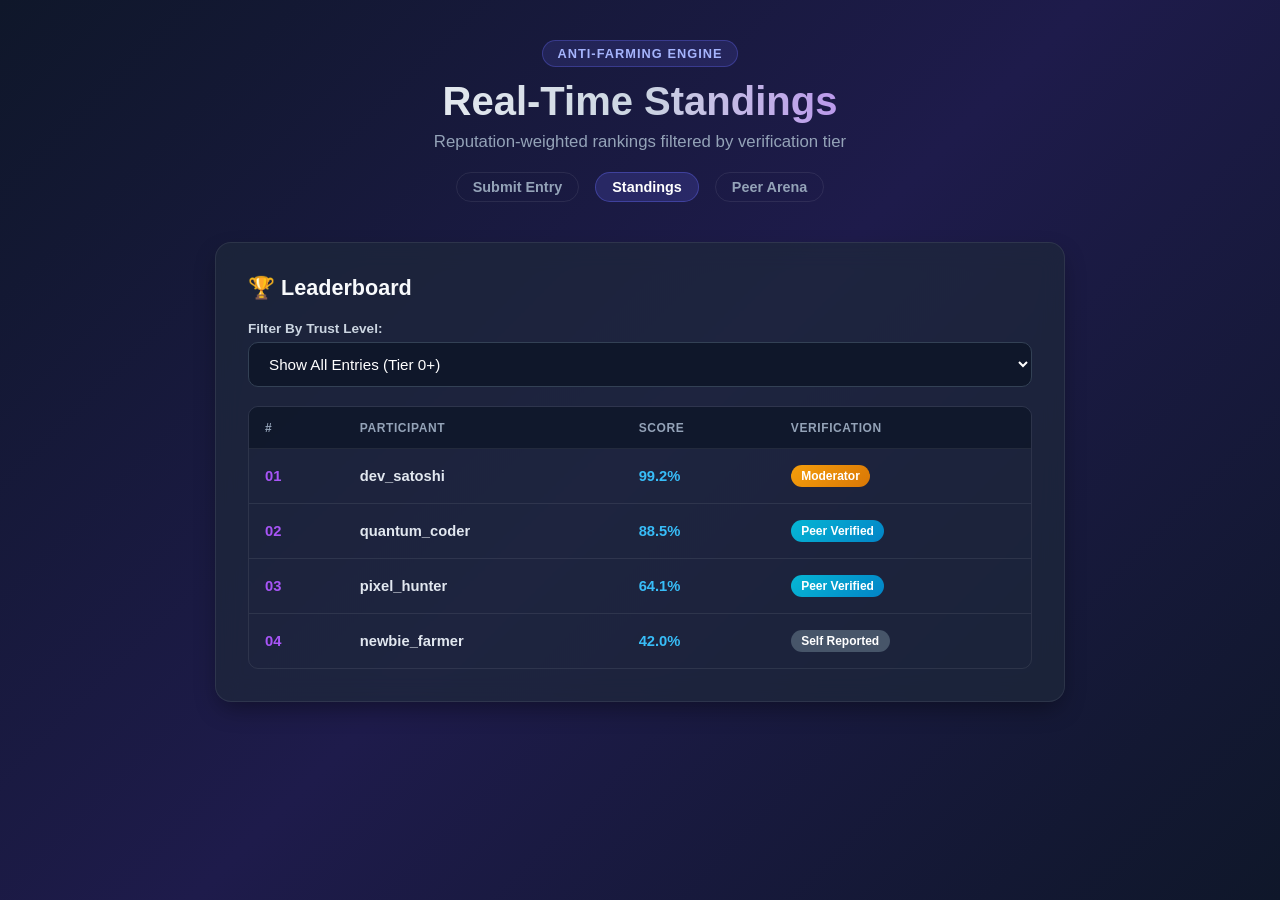
<file: C5/backend/target/classes/static/leaderboard.html>
<!DOCTYPE html>
<html lang="en">
<head>
  <meta charset="UTF-8" />
  <meta name="viewport" content="width=device-width, initial-scale=1.0" />
  <title>Standings - Challenge Platform</title>
  <style>
    :root {
      --bg-gradient: linear-gradient(135deg, #0f172a 0%, #1e1b4b 50%, #0f172a 100%);
      --surface: rgba(30, 41, 59, 0.7);
      --surface-border: rgba(255, 255, 255, 0.08);
      --accent-gradient: linear-gradient(135deg, #6366f1 0%, #a855f7 50%, #ec4899 100%);
      --text-main: #f8fafc;
      --text-muted: #94a3b8;
      --input-bg: #0f172a;
      --input-border: #334155;
      --tier-gold: linear-gradient(135deg, #f59e0b, #d97706);
      --tier-blue: linear-gradient(135deg, #06b6d4, #0284c7);
      --radius: 16px;
    }

    *, *::before, *::after { box-sizing: border-box; margin: 0; padding: 0; }

    body {
      font-family: -apple-system, BlinkMacSystemFont, "Segoe UI", Roboto, sans-serif;
      background: var(--bg-gradient);
      min-height: 100vh;
      color: var(--text-main);
      padding: 2.5rem 1.5rem;
    }

    .container { max-width: 850px; margin: 0 auto; }

    header { text-align: center; margin-bottom: 2.5rem; }

    .hero-tag {
      display: inline-block;
      padding: 0.3rem 0.9rem;
      border-radius: 9999px;
      font-size: 0.8rem;
      font-weight: 700;
      letter-spacing: 0.08em;
      text-transform: uppercase;
      background: rgba(99, 102, 241, 0.15);
      border: 1px solid rgba(99, 102, 241, 0.35);
      color: #a5b4fc;
      margin-bottom: 0.75rem;
    }

    header h1 {
      font-size: 2.5rem;
      font-weight: 800;
      background: linear-gradient(to right, #ffffff, #cbd5e1, #a855f7);
      -webkit-background-clip: text;
      -webkit-text-fill-color: transparent;
      margin-bottom: 0.5rem;
    }

    header p { color: var(--text-muted); font-size: 1.05rem; }

    .nav-bar {
      display: flex;
      justify-content: center;
      gap: 1rem;
      margin-top: 1.25rem;
    }

    .nav-link {
      color: var(--text-muted);
      text-decoration: none;
      font-size: 0.9rem;
      font-weight: 600;
      padding: 0.4rem 1rem;
      border-radius: 9999px;
      border: 1px solid var(--surface-border);
      transition: all 0.2s ease;
    }

    .nav-link:hover, .nav-link.active {
      color: #fff;
      background: rgba(99, 102, 241, 0.2);
      border-color: rgba(99, 102, 241, 0.4);
    }

    .card {
      background: var(--surface);
      backdrop-filter: blur(12px);
      border: 1px solid var(--surface-border);
      border-radius: var(--radius);
      padding: 2rem;
      box-shadow: 0 10px 25px -5px rgba(0, 0, 0, 0.4);
    }

    .card h2 { font-size: 1.35rem; font-weight: 700; margin-bottom: 1.2rem; }

    .form-group { display: flex; flex-direction: column; gap: 0.4rem; margin-bottom: 1.2rem; }
    label { font-size: 0.85rem; font-weight: 600; color: #cbd5e1; }

    select {
      width: 100%;
      padding: 0.75rem 1rem;
      font-size: 0.95rem;
      color: #fff;
      background-color: var(--input-bg);
      border: 1px solid var(--input-border);
      border-radius: 10px;
      outline: none;
      transition: all 0.2s ease;
    }

    select:focus {
      border-color: #818cf8;
      box-shadow: 0 0 0 3px rgba(129, 140, 248, 0.25);
    }

    select option { background: #0f172a; color: #fff; }

    .table-wrapper {
      width: 100%;
      overflow-x: auto;
      border-radius: 10px;
      border: 1px solid var(--surface-border);
    }

    table {
      width: 100%;
      border-collapse: collapse;
      text-align: left;
      font-size: 0.92rem;
    }

    th {
      background: rgba(15, 23, 42, 0.85);
      color: #94a3b8;
      font-weight: 700;
      text-transform: uppercase;
      font-size: 0.75rem;
      letter-spacing: 0.05em;
      padding: 0.85rem 1rem;
      border-bottom: 1px solid var(--surface-border);
    }

    td {
      padding: 1rem;
      border-bottom: 1px solid var(--surface-border);
      color: #e2e8f0;
    }

    tr:last-child td { border-bottom: none; }
    tr:hover td { background: rgba(255, 255, 255, 0.03); }

    .rank-cell { font-weight: 800; color: #a855f7; }

    .badge {
      display: inline-block;
      padding: 0.25rem 0.65rem;
      border-radius: 9999px;
      font-size: 0.75rem;
      font-weight: 700;
      color: #fff;
    }

    .badge-moderator { background: var(--tier-gold); }
    .badge-peer { background: var(--tier-blue); }
    .badge-self { background: #475569; }
  </style>
</head>
<body>
  <div class="container">
    <header>
      <span class="hero-tag">Anti-Farming Engine</span>
      <h1>Real-Time Standings</h1>
      <p>Reputation-weighted rankings filtered by verification tier</p>
      <nav class="nav-bar">
        <a href="index.html" class="nav-link">Submit Entry</a>
        <a href="leaderboard.html" class="nav-link active">Standings</a>
        <a href="arena.html" class="nav-link">Peer Arena</a>
      </nav>
    </header>

    <main>
      <section class="card">
        <h2>🏆 Leaderboard</h2>
        <div class="form-group">
          <label for="filterTier">Filter By Trust Level:</label>
          <select id="filterTier" onchange="loadLeaderboard()">
            <option value="0">Show All Entries (Tier 0+)</option>
            <option value="2">Peer Verified & Up (Tier 2+)</option>
            <option value="4">Moderator Certified (Tier 4)</option>
          </select>
        </div>

        <div class="table-wrapper">
          <table>
            <thead>
              <tr>
                <th>#</th>
                <th>Participant</th>
                <th>Score</th>
                <th>Verification</th>
              </tr>
            </thead>
            <tbody id="leaderboardBody"></tbody>
          </table>
        </div>
      </section>
    </main>
  </div>

  <script>
    const API_BASE = "http://localhost:8080/api";

    async function loadLeaderboard() {
      const minTier = parseInt(document.getElementById("filterTier").value, 10);
      const tbody = document.getElementById("leaderboardBody");
      tbody.innerHTML = "<tr><td colspan='4' style='text-align:center;'>Loading scores...</td></tr>";

      try {
        const res = await fetch(`${API_BASE}/challenges/5k-run/leaderboard?min_tier=${minTier}`);
        const data = await res.json();
        renderTable(data);
      } catch (err) {
        const sampleData = [
          { user: "dev_satoshi", score: "99.2%", tier: 4, label: "Moderator" },
          { user: "quantum_coder", score: "88.5%", tier: 2, label: "Peer Verified" },
          { user: "pixel_hunter", score: "64.1%", tier: 2, label: "Peer Verified" },
          { user: "newbie_farmer", score: "42.0%", tier: 0, label: "Self Reported" }
        ];
        renderTable(sampleData.filter(item => item.tier >= minTier));
      }
    }

    function renderTable(rows) {
      const tbody = document.getElementById("leaderboardBody");
      tbody.innerHTML = rows.map((r, i) => {
        let badgeClass = "badge-self";
        if (r.tier >= 4) badgeClass = "badge-moderator";
        else if (r.tier >= 2) badgeClass = "badge-peer";

        return `
          <tr>
            <td class="rank-cell">0${i + 1}</td>
            <td style="font-weight:600;">${r.user}</td>
            <td><strong style="color:#38bdf8;">${r.score}</strong></td>
            <td><span class="badge ${badgeClass}">${r.label}</span></td>
          </tr>
        `;
      }).join('');
    }

    loadLeaderboard();
  </script>
</body>
</html>
</file>
<file: frontend/style.css>
/* C5 Platform - Modern Neo-Tech UI System */
@import url('https://fonts.googleapis.com/css2?family=Outfit:wght@400;500;600;700;800;900&family=JetBrains+Mono:wght@500;700&display=swap');

:root {
  --font-main: 'Outfit', -apple-system, BlinkMacSystemFont, 'Segoe UI', Roboto, sans-serif;
  --font-mono: 'JetBrains Mono', monospace;

  --bg-dark: #070913;
  --bg-gradient: radial-gradient(circle at 50% -20%, rgba(99, 102, 241, 0.22), transparent 60%),
                 radial-gradient(circle at 100% 30%, rgba(236, 72, 153, 0.14), transparent 50%),
                 radial-gradient(circle at 0% 70%, rgba(56, 189, 248, 0.14), transparent 50%),
                 #080b16;

  --surface-1: rgba(15, 23, 42, 0.72);
  --surface-2: rgba(30, 41, 59, 0.65);
  --surface-hover: rgba(30, 41, 59, 0.9);
  --surface-border: rgba(255, 255, 255, 0.09);
  --surface-border-bright: rgba(255, 255, 255, 0.2);

  --primary: #6366f1;
  --primary-light: #818cf8;
  --accent-pink: #ec4899;
  --accent-cyan: #38bdf8;
  --accent-green: #10b981;
  --accent-gold: #f59e0b;

  --grad-primary: linear-gradient(135deg, #6366f1 0%, #a855f7 50%, #ec4899 100%);
  --grad-primary-hover: linear-gradient(135deg, #4f46e5 0%, #9333ea 50%, #db2777 100%);
  --grad-cyan: linear-gradient(135deg, #06b6d4, #3b82f6);
  --grad-gold: linear-gradient(135deg, #f59e0b, #d97706);

  --text-main: #f8fafc;
  --text-muted: #94a3b8;
  --text-subtle: #64748b;

  --radius-lg: 20px;
  --radius-md: 12px;
  --radius-sm: 8px;
  --radius-pill: 9999px;

  --shadow-sm: 0 4px 12px rgba(0, 0, 0, 0.25);
  --shadow-md: 0 12px 30px -5px rgba(0, 0, 0, 0.5);
  --shadow-glow: 0 0 25px rgba(99, 102, 241, 0.35);
}

*, *::before, *::after {
  box-sizing: border-box;
  margin: 0;
  padding: 0;
}

body {
  font-family: var(--font-main);
  background: var(--bg-gradient);
  background-attachment: fixed;
  min-height: 100vh;
  color: var(--text-main);
  padding: 2.5rem 1.25rem 4rem;
  line-height: 1.5;
  -webkit-font-smoothing: antialiased;
}

.container {
  position: relative;
  z-index: 1;
  max-width: 960px;
  margin: 0 auto;
}

header {
  text-align: center;
  margin-bottom: 2.5rem;
}

.brand-badge {
  display: inline-flex;
  align-items: center;
  gap: 0.5rem;
  padding: 0.35rem 0.95rem;
  border-radius: var(--radius-pill);
  font-size: 0.78rem;
  font-weight: 700;
  letter-spacing: 0.08em;
  text-transform: uppercase;
  background: rgba(99, 102, 241, 0.12);
  border: 1px solid rgba(99, 102, 241, 0.3);
  color: #a5b4fc;
  box-shadow: 0 0 20px rgba(99, 102, 241, 0.15);
  margin-bottom: 0.9rem;
}

.pulse-dot {
  width: 8px;
  height: 8px;
  border-radius: 50%;
  background: #10b981;
  box-shadow: 0 0 10px #10b981;
  animation: pulseAnim 2s infinite;
}

@keyframes pulseAnim {
  0% { transform: scale(0.9); opacity: 0.8; }
  50% { transform: scale(1.3); opacity: 1; box-shadow: 0 0 14px #10b981; }
  100% { transform: scale(0.9); opacity: 0.8; }
}

header h1 {
  font-size: 2.8rem;
  font-weight: 900;
  letter-spacing: -0.03em;
  line-height: 1.15;
  background: linear-gradient(135deg, #ffffff 0%, #cbd5e1 45%, #c084fc 100%);
  -webkit-background-clip: text;
  -webkit-text-fill-color: transparent;
  margin-bottom: 0.4rem;
}

header p {
  color: var(--text-muted);
  font-size: 1.05rem;
  max-width: 540px;
  margin: 0 auto;
}

.nav-bar {
  display: inline-flex;
  background: rgba(15, 23, 42, 0.8);
  backdrop-filter: blur(16px);
  -webkit-backdrop-filter: blur(16px);
  padding: 0.4rem;
  border-radius: var(--radius-pill);
  border: 1px solid var(--surface-border);
  box-shadow: var(--shadow-sm);
  margin-top: 1.5rem;
  gap: 0.3rem;
}

.nav-link {
  color: var(--text-muted);
  text-decoration: none;
  font-size: 0.9rem;
  font-weight: 600;
  padding: 0.5rem 1.25rem;
  border-radius: var(--radius-pill);
  transition: all 0.25s cubic-bezier(0.16, 1, 0.3, 1);
  display: flex;
  align-items: center;
  gap: 0.4rem;
}

.nav-link:hover {
  color: #fff;
  background: rgba(255, 255, 255, 0.06);
}

.nav-link.active {
  color: #ffffff;
  background: var(--grad-primary);
  box-shadow: 0 4px 15px rgba(99, 102, 241, 0.4);
}

.card {
  background: var(--surface-1);
  backdrop-filter: blur(24px);
  -webkit-backdrop-filter: blur(24px);
  border: 1px solid var(--surface-border);
  border-radius: var(--radius-lg);
  padding: 2.2rem;
  box-shadow: var(--shadow-md);
  position: relative;
  overflow: hidden;
}

.card::before {
  content: '';
  position: absolute;
  top: 0;
  left: 0;
  right: 0;
  height: 1px;
  background: linear-gradient(90deg, transparent, rgba(255, 255, 255, 0.2), transparent);
}

.card-header {
  display: flex;
  justify-content: space-between;
  align-items: center;
  margin-bottom: 1.75rem;
  flex-wrap: wrap;
  gap: 1rem;
}

.card-title {
  font-size: 1.45rem;
  font-weight: 800;
  letter-spacing: -0.02em;
  display: flex;
  align-items: center;
  gap: 0.6rem;
}

.form-group {
  display: flex;
  flex-direction: column;
  gap: 0.45rem;
  margin-bottom: 1.25rem;
}

label {
  font-size: 0.82rem;
  font-weight: 700;
  letter-spacing: 0.02em;
  text-transform: uppercase;
  color: #cbd5e1;
  display: flex;
  align-items: center;
  gap: 0.4rem;
}

input, select {
  width: 100%;
  padding: 0.85rem 1.1rem;
  font-size: 0.95rem;
  font-family: inherit;
  color: #fff;
  background: rgba(10, 15, 29, 0.85);
  border: 1px solid rgba(51, 65, 85, 0.8);
  border-radius: var(--radius-md);
  outline: none;
  transition: all 0.2s ease;
}

input:focus, select:focus {
  border-color: #818cf8;
  background: rgba(15, 23, 42, 0.95);
  box-shadow: 0 0 0 3px rgba(99, 102, 241, 0.25);
}

select option {
  background: #0f172a;
  color: #fff;
}

.btn-primary {
  width: 100%;
  padding: 0.95rem 1.75rem;
  font-size: 1.02rem;
  font-weight: 800;
  font-family: inherit;
  letter-spacing: 0.01em;
  color: #ffffff;
  background: var(--grad-primary);
  border: none;
  border-radius: var(--radius-md);
  cursor: pointer;
  box-shadow: 0 8px 20px -4px rgba(168, 85, 247, 0.45);
  transition: all 0.25s cubic-bezier(0.16, 1, 0.3, 1);
  display: inline-flex;
  align-items: center;
  justify-content: center;
  gap: 0.5rem;
}

.btn-primary:hover {
  background: var(--grad-primary-hover);
  transform: translateY(-2px);
  box-shadow: 0 12px 25px -4px rgba(168, 85, 247, 0.6);
}

.btn-primary:active {
  transform: translateY(0);
}

.btn-secondary {
  padding: 0.55rem 1.15rem;
  background: rgba(255, 255, 255, 0.05);
  border: 1px solid var(--surface-border);
  color: var(--text-muted);
  border-radius: var(--radius-sm);
  cursor: pointer;
  font-weight: 700;
  font-size: 0.85rem;
  font-family: inherit;
  transition: all 0.2s ease;
  display: inline-flex;
  align-items: center;
  gap: 0.4rem;
}

.btn-secondary:hover {
  background: rgba(255, 255, 255, 0.1);
  border-color: var(--surface-border-bright);
  color: #fff;
}

.badge {
  display: inline-flex;
  align-items: center;
  gap: 0.35rem;
  padding: 0.28rem 0.75rem;
  border-radius: var(--radius-pill);
  font-size: 0.75rem;
  font-weight: 700;
  letter-spacing: 0.02em;
  color: #fff;
}

.badge-moderator {
  background: linear-gradient(135deg, rgba(245, 158, 11, 0.25), rgba(217, 119, 6, 0.35));
  border: 1px solid rgba(245, 158, 11, 0.5);
  color: #fbbf24;
}

.badge-peer {
  background: linear-gradient(135deg, rgba(56, 189, 248, 0.2), rgba(59, 130, 246, 0.3));
  border: 1px solid rgba(56, 189, 248, 0.5);
  color: #38bdf8;
}

.badge-self {
  background: rgba(71, 85, 105, 0.3);
  border: 1px solid rgba(148, 163, 184, 0.2);
  color: #94a3b8;
}

@keyframes fadeIn {
  from { opacity: 0; transform: translateY(8px); }
  to { opacity: 1; transform: translateY(0); }
}

.animate-fade {
  animation: fadeIn 0.4s ease-out forwards;
}
</file>
